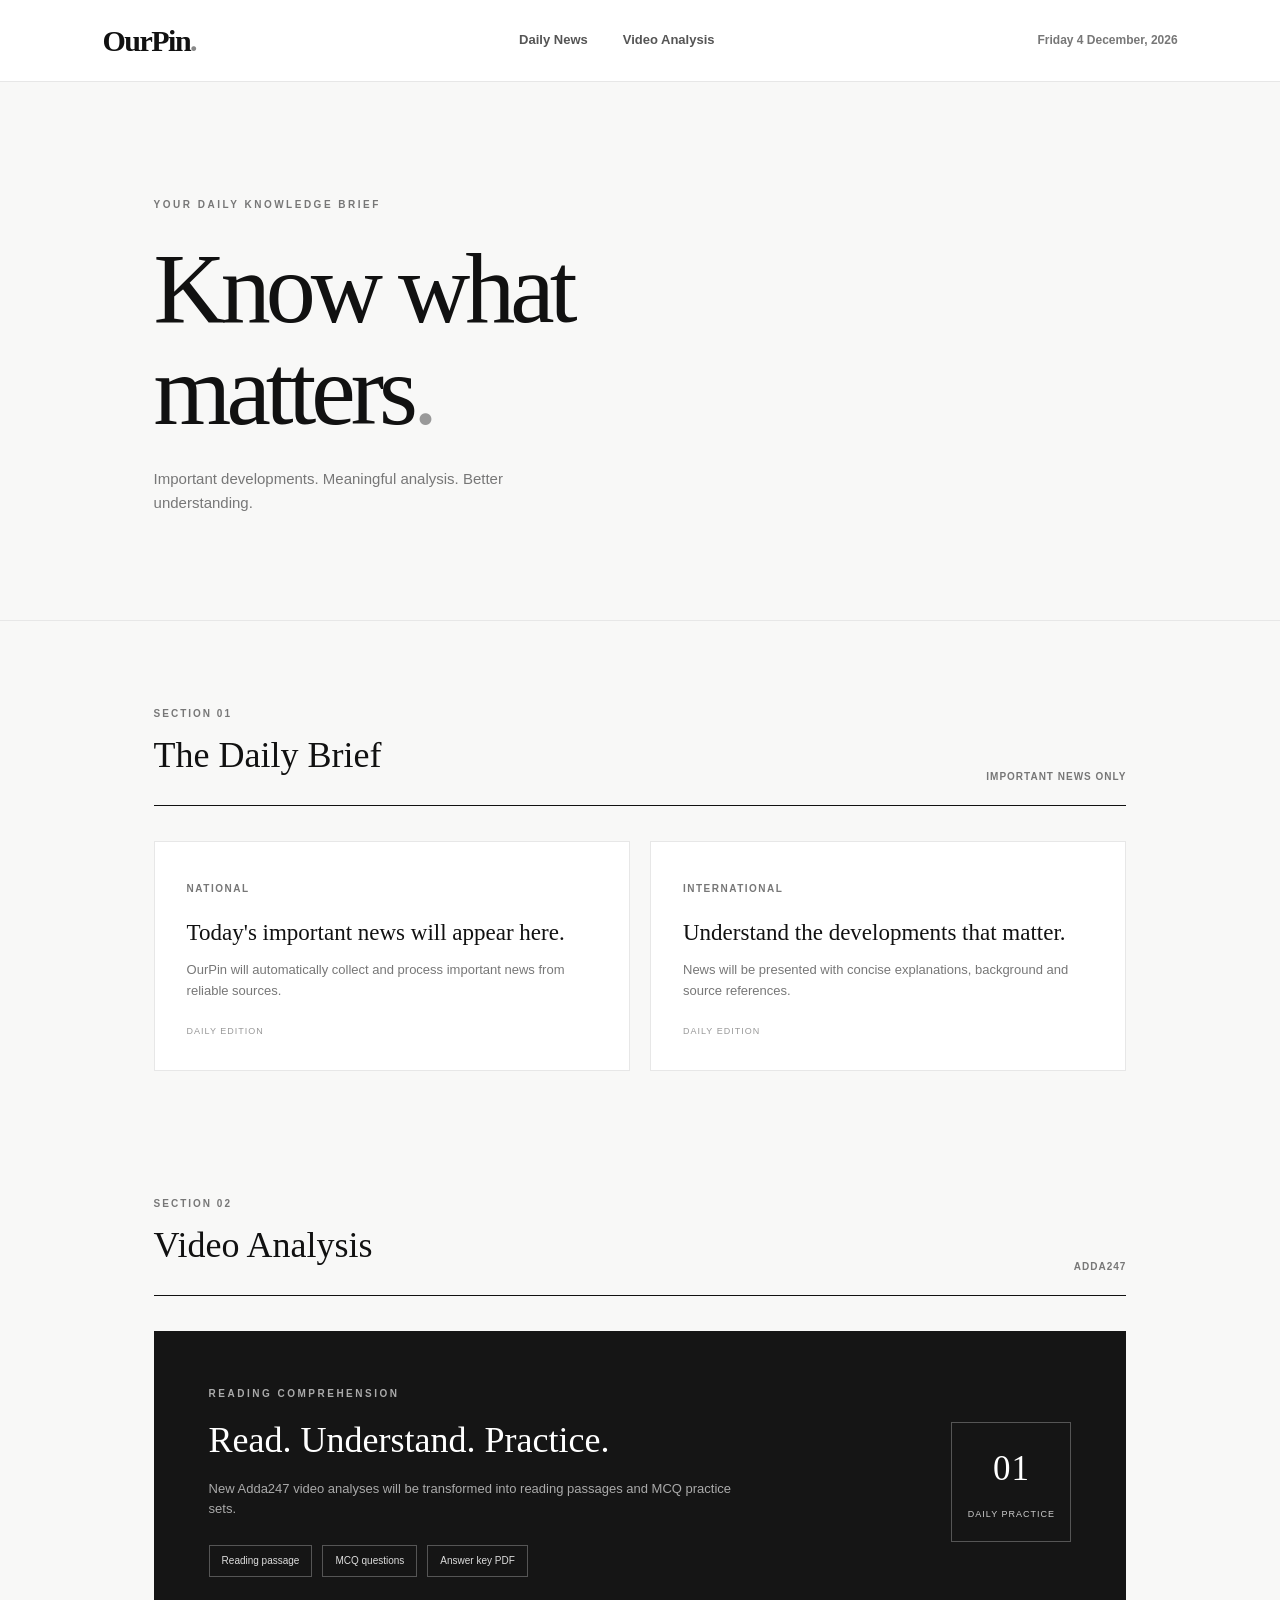
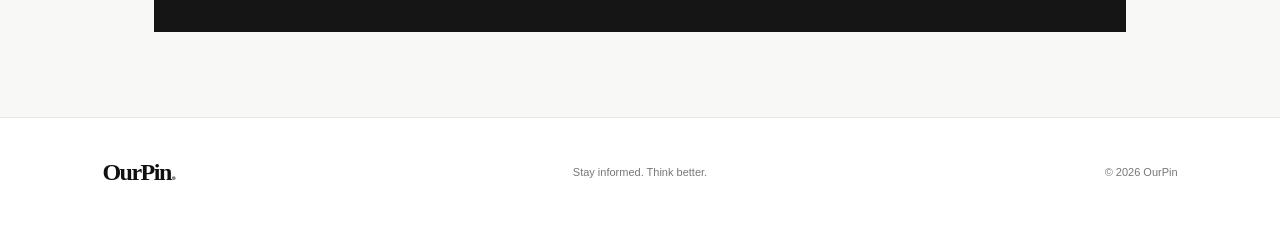
<file: index.html>
<!DOCTYPE html>
<html lang="en">
<head>
    <meta charset="UTF-8">
    <meta name="viewport" content="width=device-width, initial-scale=1.0">
    <meta name="description" content="OurPin - Your daily news and comprehension platform.">
    <title>OurPin — Your Daily Knowledge Brief</title>

    <link rel="stylesheet" href="assets/css/style.css">
</head>

<body>

    <header class="header">
        <a href="index.html" class="logo">OurPin<span>.</span></a>

        <nav class="navigation">
            <a href="news.html">Daily News</a>
            <a href="analysis.html">Video Analysis</a>
        </nav>

        <div class="header-date" id="current-date"></div>
    </header>

    <main>

        <section class="hero">
            <p class="eyebrow">YOUR DAILY KNOWLEDGE BRIEF</p>

            <h1>Know what<br>matters<span>.</span></h1>

            <p class="hero-description">
                Important developments. Meaningful analysis.
                Better understanding.
            </p>
        </section>

        <section class="news-section" id="news">

            <div class="section-heading">
                <div>
                    <p class="section-number">SECTION 01</p>
                    <h2>The Daily Brief</h2>
                </div>

                <span class="section-label">IMPORTANT NEWS ONLY</span>
            </div>

            <div class="news-container" id="news-container">

                <article class="news-card">
                    <span class="category">NATIONAL</span>
                    <h3>Today's important news will appear here.</h3>
                    <p>
                        OurPin will automatically collect and process
                        important news from reliable sources.
                    </p>
                    <span class="read-time">DAILY EDITION</span>
                </article>

                <article class="news-card">
                    <span class="category">INTERNATIONAL</span>
                    <h3>Understand the developments that matter.</h3>
                    <p>
                        News will be presented with concise explanations,
                        background and source references.
                    </p>
                    <span class="read-time">DAILY EDITION</span>
                </article>

            </div>

        </section>

        <section class="analysis-section" id="analysis">

            <div class="section-heading">
                <div>
                    <p class="section-number">SECTION 02</p>
                    <h2>Video Analysis</h2>
                </div>

                <span class="section-label">ADDA247</span>
            </div>

            <div class="analysis-card">

                <div class="analysis-content">
                    <p class="eyebrow">READING COMPREHENSION</p>

                    <h3>Read. Understand. Practice.</h3>

                    <p>
                        New Adda247 video analyses will be transformed
                        into reading passages and MCQ practice sets.
                    </p>

                    <div class="analysis-details">
                        <span>Reading passage</span>
                        <span>MCQ questions</span>
                        <span>Answer key PDF</span>
                    </div>
                </div>

                <div class="analysis-action">
                    <span class="book-icon">01</span>
                    <span>DAILY PRACTICE</span>
                </div>

            </div>

        </section>

    </main>

    <footer class="footer">
        <a href="index.html" class="logo">OurPin<span>.</span></a>
        <p>Stay informed. Think better.</p>
        <span>© 2026 OurPin</span>
    </footer>

    <script src="assets/js/app.js"></script>

</body>
</html>
</file>
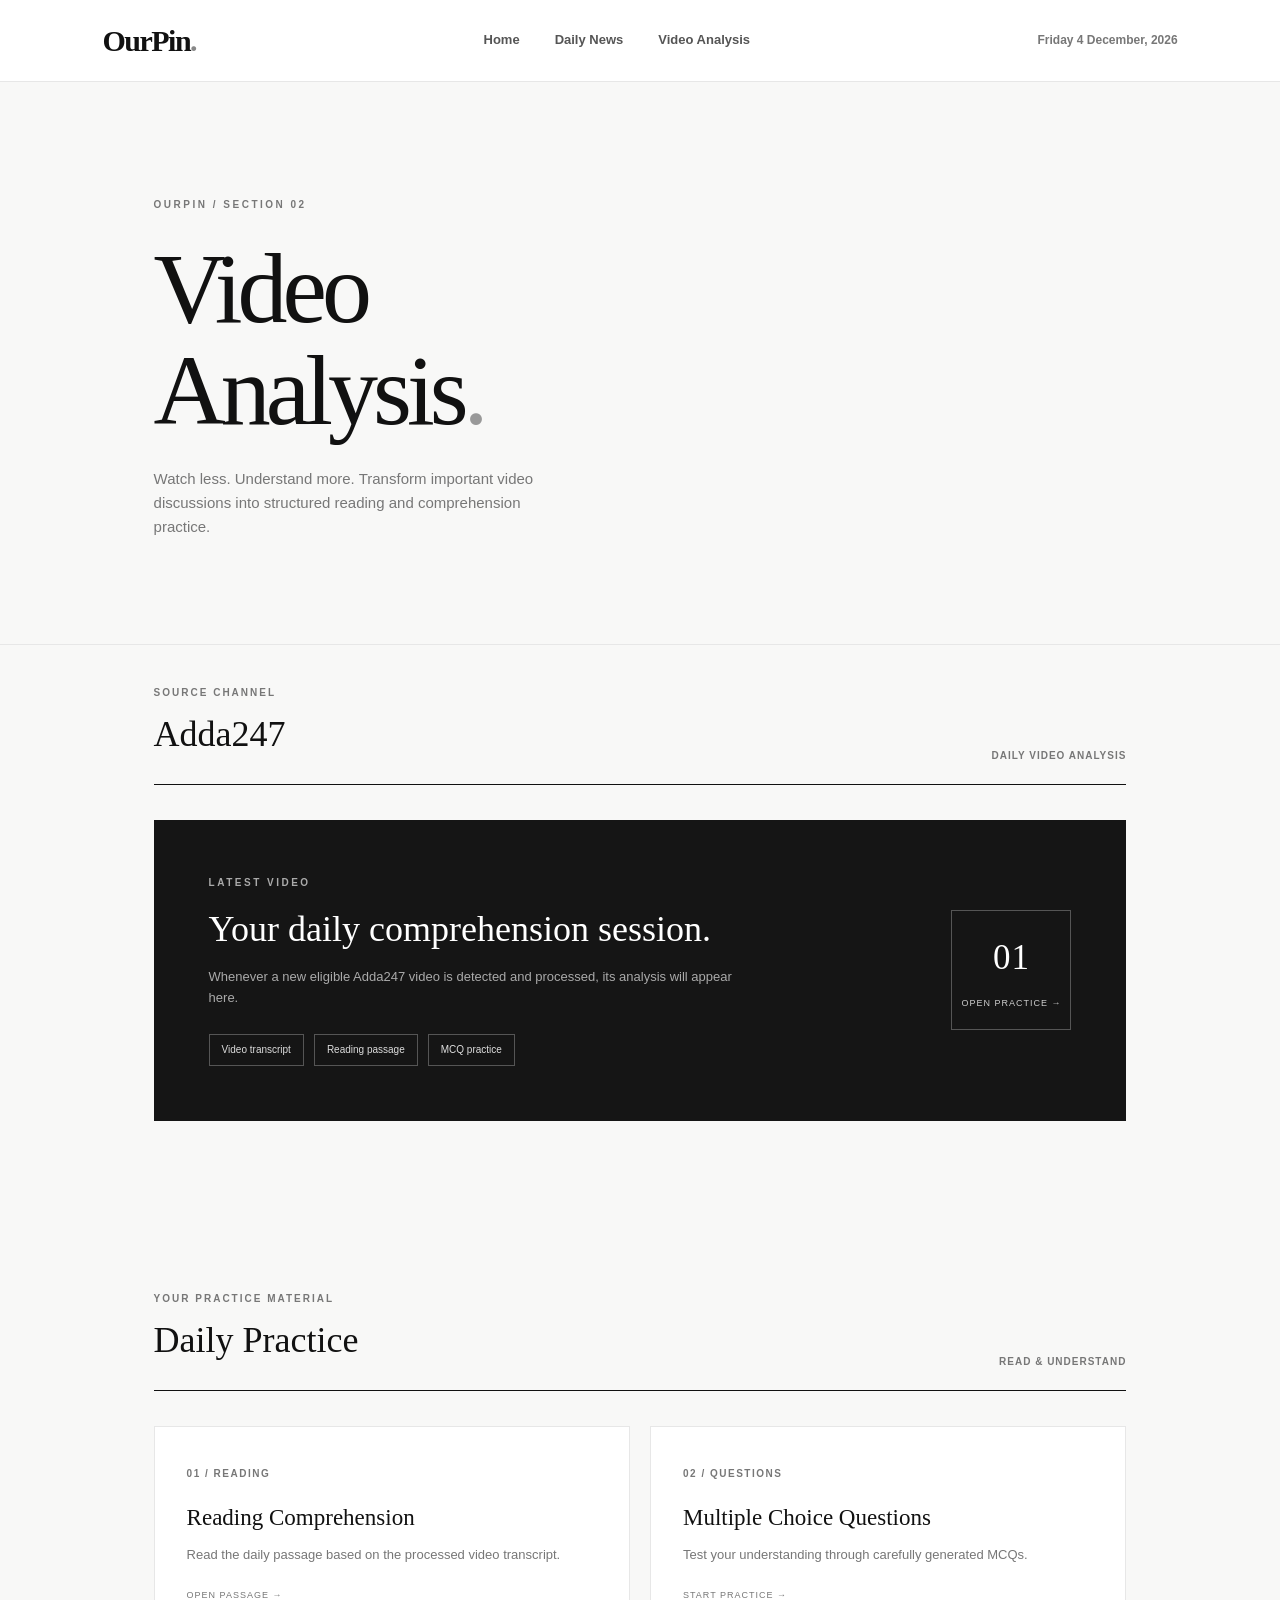
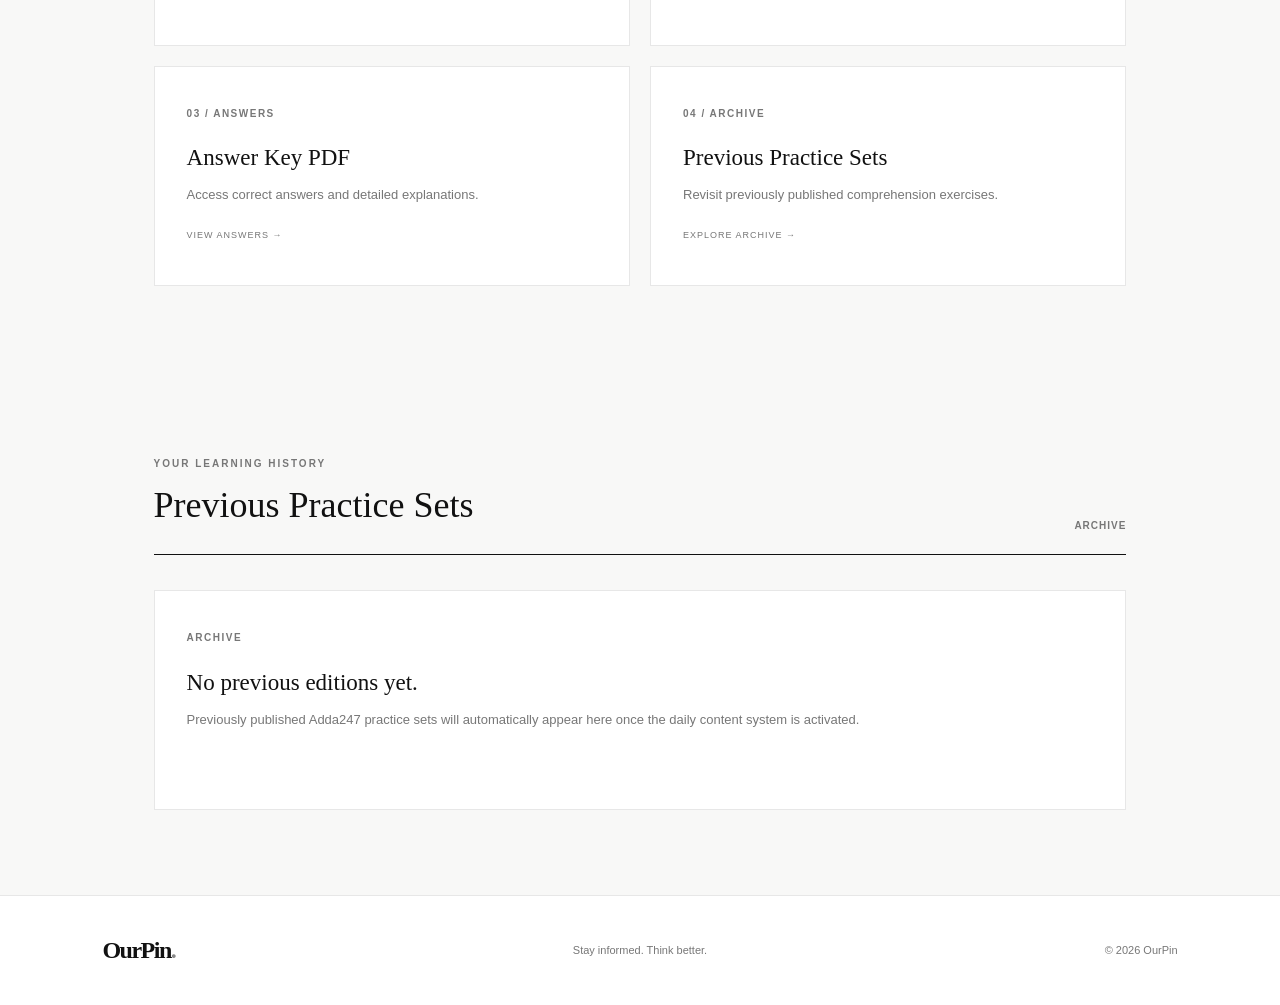
<file: analysis.html>
<!DOCTYPE html>
<html lang="en">
<head>
    <meta charset="UTF-8">
    <meta name="viewport" content="width=device-width, initial-scale=1.0">
    <meta name="description" content="Daily Adda247 video analysis and reading comprehension practice.">
    <title>Video Analysis — OurPin</title>
    <link rel="stylesheet" href="assets/css/style.css">
</head>

<body>

    <header class="header">
        <a href="index.html" class="logo">OurPin<span>.</span></a>

        <nav class="navigation">
            <a href="index.html">Home</a>
            <a href="news.html">Daily News</a>
            <a href="analysis.html">Video Analysis</a>
        </nav>

        <div class="header-date" id="current-date"></div>
    </header>

    <main>

        <section class="hero">
            <p class="eyebrow">OURPIN / SECTION 02</p>

            <h1>Video<br>Analysis<span>.</span></h1>

            <p class="hero-description">
                Watch less. Understand more.
                Transform important video discussions into
                structured reading and comprehension practice.
            </p>
        </section>

        <section class="analysis-section">

            <div class="section-heading">
                <div>
                    <p class="section-number">SOURCE CHANNEL</p>
                    <h2>Adda247</h2>
                </div>

                <span class="section-label">DAILY VIDEO ANALYSIS</span>
            </div>

            
<a class="analysis-card analysis-card-link"
   href="article.html?id=adda247#passage-section">

    <div class="analysis-content">
        <p class="eyebrow">LATEST VIDEO</p>

        <h3>Your daily comprehension session.</h3>

        <p>
            Whenever a new eligible Adda247 video
            is detected and processed, its analysis
            will appear here.
        </p>

        <div class="analysis-details">
            <span>Video transcript</span>
            <span>Reading passage</span>
            <span>MCQ practice</span>
        </div>
    </div>

    <div class="analysis-action">
        <span class="book-icon">01</span>
        <span>OPEN PRACTICE →</span>
    </div>

</a>

</section>
            
        <section class="news-section">

            <div class="section-heading">
                <div>
                    <p class="section-number">YOUR PRACTICE MATERIAL</p>
                    <h2>Daily Practice</h2>
                </div>

                <span class="section-label">READ & UNDERSTAND</span>
            </div>

            
<div class="news-container">

    <a class="news-card" href="article.html?id=adda247#passage-section">
        <span class="category">01 / READING</span>
        <h3>Reading Comprehension</h3>
        <p>Read the daily passage based on the processed video transcript.</p>
        <span class="read-time">OPEN PASSAGE →</span>
    </a>

    <a class="news-card" href="article.html?id=adda247#questions-section">
        <span class="category">02 / QUESTIONS</span>
        <h3>Multiple Choice Questions</h3>
        <p>Test your understanding through carefully generated MCQs.</p>
        <span class="read-time">START PRACTICE →</span>
    </a>

    <a class="news-card" href="answer-key.html?id=adda247">
        <span class="category">03 / ANSWERS</span>
        <h3>Answer Key PDF</h3>
        <p>Access correct answers and detailed explanations.</p>
        <span class="read-time">VIEW ANSWERS →</span>
    </a>

    <a class="news-card" href="#archive">
        <span class="category">04 / ARCHIVE</span>
        <h3>Previous Practice Sets</h3>
        <p>Revisit previously published comprehension exercises.</p>
        <span class="read-time">EXPLORE ARCHIVE →</span>
    </a>

</div>

</section>
        
<section class="news-section" id="archive">

    <div class="section-heading">
        <div>
            <p class="section-number">YOUR LEARNING HISTORY</p>
            <h2>Previous Practice Sets</h2>
        </div>

        <span class="section-label">ARCHIVE</span>
    </div>

    <article class="news-card">
        <span class="category">ARCHIVE</span>
        <h3>No previous editions yet.</h3>
        <p>
            Previously published Adda247 practice sets
            will automatically appear here once the
            daily content system is activated.
        </p>
    </article>

</section>

            
    </main>

    <footer class="footer">
        <a href="index.html" class="logo">OurPin<span>.</span></a>
        <p>Stay informed. Think better.</p>
        <span>© 2026 OurPin</span>
    </footer>

    <script src="assets/js/app.js"></script>

</body>
</html>
</file>
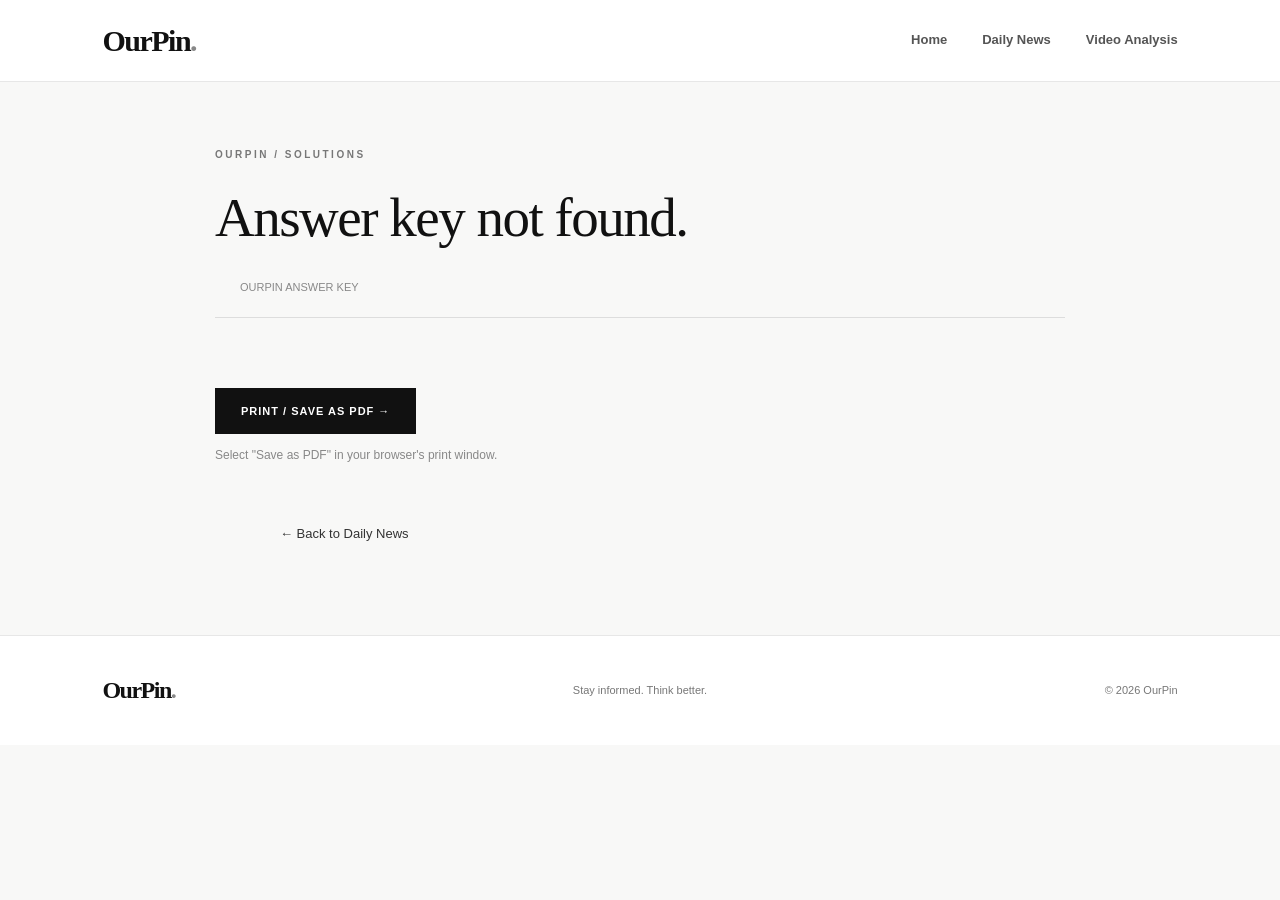
<file: answer-key.html>
<!DOCTYPE html>
<html lang="en">
<head>
    <meta charset="UTF-8">
    <meta name="viewport" content="width=device-width, initial-scale=1.0">
    <title>Answer Key — OurPin</title>
    <link rel="stylesheet" href="assets/css/style.css">
</head>
<body>

<header class="header">
    <a href="index.html" class="logo">OurPin<span>.</span></a>
    <nav class="navigation">
        <a href="index.html">Home</a>
        <a href="news.html">Daily News</a>
        <a href="analysis.html">Video Analysis</a>
    </nav>
</header>

<main class="answer-page">

    <p class="eyebrow">OURPIN / SOLUTIONS</p>

    <h1 id="key-title">Answer Key</h1>

    <p id="key-category" class="article-description"></p>

    <div class="article-meta">
        <span id="key-date"></span>
        <span>OURPIN ANSWER KEY</span>
    </div>

    <div class="answer-key-list" id="answer-key-list"></div>

    <button id="print-key" type="button">
        PRINT / SAVE AS PDF →
    </button>

    <p class="print-instruction">
        Select "Save as PDF" in your browser's print window.
    </p>

    <div class="article-back">
        <a href="news.html">← Back to Daily News</a>
    </div>

</main>

<footer class="footer">
    <a href="index.html" class="logo">OurPin<span>.</span></a>
    <p>Stay informed. Think better.</p>
    <span>© 2026 OurPin</span>
</footer>

<script src="assets/js/app.js"></script>

</body>
</html>
</file>
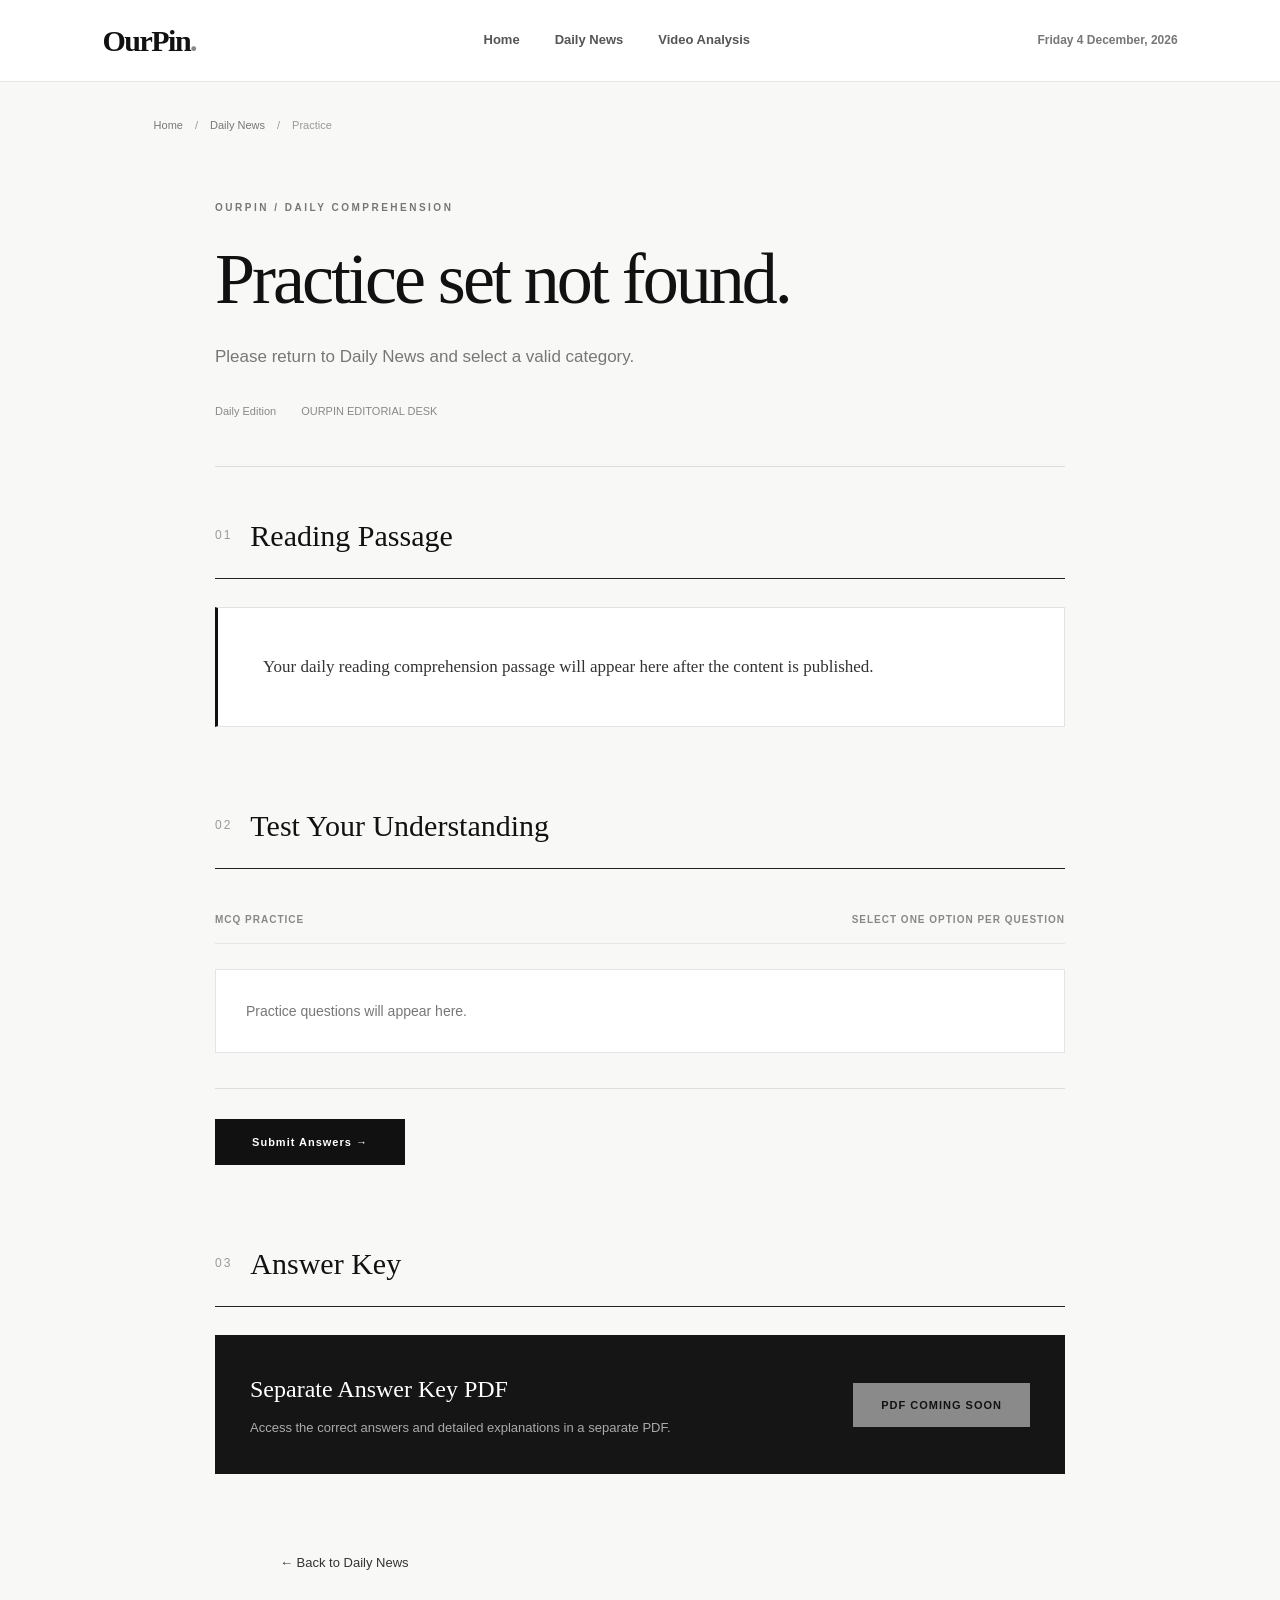
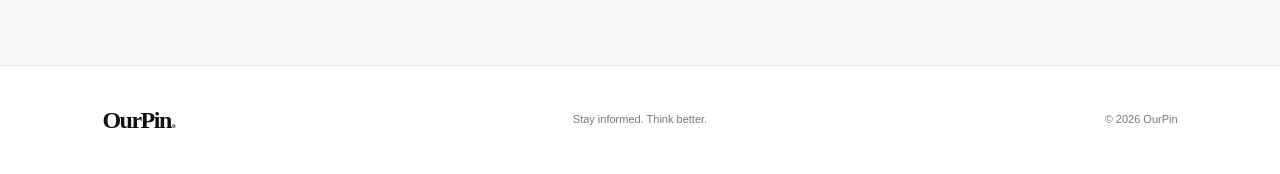
<file: article.html>
<!DOCTYPE html>
<html lang="en">
<head>
    <meta charset="UTF-8">
    <meta name="viewport" content="width=device-width, initial-scale=1.0">
    <meta name="description" content="Daily reading comprehension and MCQ practice on OurPin.">
    <title>Comprehension Practice — OurPin</title>
    <link rel="stylesheet" href="assets/css/style.css">
</head>

<body>

<header class="header">
    <a href="index.html" class="logo">OurPin<span>.</span></a>

    <nav class="navigation">
        <a href="index.html">Home</a>
        <a href="news.html">Daily News</a>
        <a href="analysis.html">Video Analysis</a>
    </nav>

    <div class="header-date" id="current-date"></div>
</header>

<main class="practice-page">

    <div class="article-breadcrumb">
        <a href="index.html">Home</a>
        <span>/</span>
        <a href="news.html">Daily News</a>
        <span>/</span>
        <span>Practice</span>
    </div>

    <section class="practice-header">

        <p class="eyebrow" id="practice-category">
            OURPIN / DAILY COMPREHENSION
        </p>

        <h1 id="article-title">
            Reading Comprehension<span>.</span>
        </h1>

        <p class="article-description" id="article-description">
            Read the passage carefully and answer the questions
            that follow.
        </p>

        <div class="article-meta">
            <span id="article-date">Daily Edition</span>
            <span id="article-source">OURPIN EDITORIAL DESK</span>
        </div>

    </section>

    <div class="practice-divider"></div>

    <!-- READING PASSAGE -->

    <section class="passage-section" id="passage-section">

        <div class="practice-section-heading">
            <span>01</span>
            <h2>Reading Passage</h2>
        </div>

        <div class="passage-content" id="passage-content">

            <p>
                Your daily reading comprehension passage will
                appear here after the content is published.
            </p>

        </div>

    </section>

    <!-- MCQ QUESTIONS -->

    <section class="questions-section" id="questions-section">

        <div class="practice-section-heading">
            <span>02</span>
            <h2>Test Your Understanding</h2>
        </div>

        <div class="question-information">
            <span id="question-count">MCQ PRACTICE</span>
            <span>SELECT ONE OPTION PER QUESTION</span>
        </div>

        <form id="quiz-form">

            <div id="question-list">

                <p class="empty-practice">
                    Practice questions will appear here.
                </p>

            </div>

            <div class="quiz-submit-area">

                <button type="submit" id="submit-quiz">
                    Submit Answers →
                </button>

                <p id="quiz-result" aria-live="polite"></p>

            </div>

        </form>

    </section>

    <!-- ANSWER KEY -->

    <section class="answer-section">

        <div class="practice-section-heading">
            <span>03</span>
            <h2>Answer Key</h2>
        </div>

        <div class="answer-card">

            <div>
                <h3>Separate Answer Key PDF</h3>

                <p>
                    Access the correct answers and detailed
                    explanations in a separate PDF.
                </p>
            </div>

            <button type="button" id="answer-key-button" disabled>
                PDF COMING SOON
            </button>

        </div>

    </section>

    <div class="article-back">
        <a href="news.html">← Back to Daily News</a>
    </div>

</main>

<footer class="footer">
    <a href="index.html" class="logo">OurPin<span>.</span></a>
    <p>Stay informed. Think better.</p>
    <span>© 2026 OurPin</span>
</footer>

<script src="assets/js/app.js"></script>

</body>
</html>
</file>
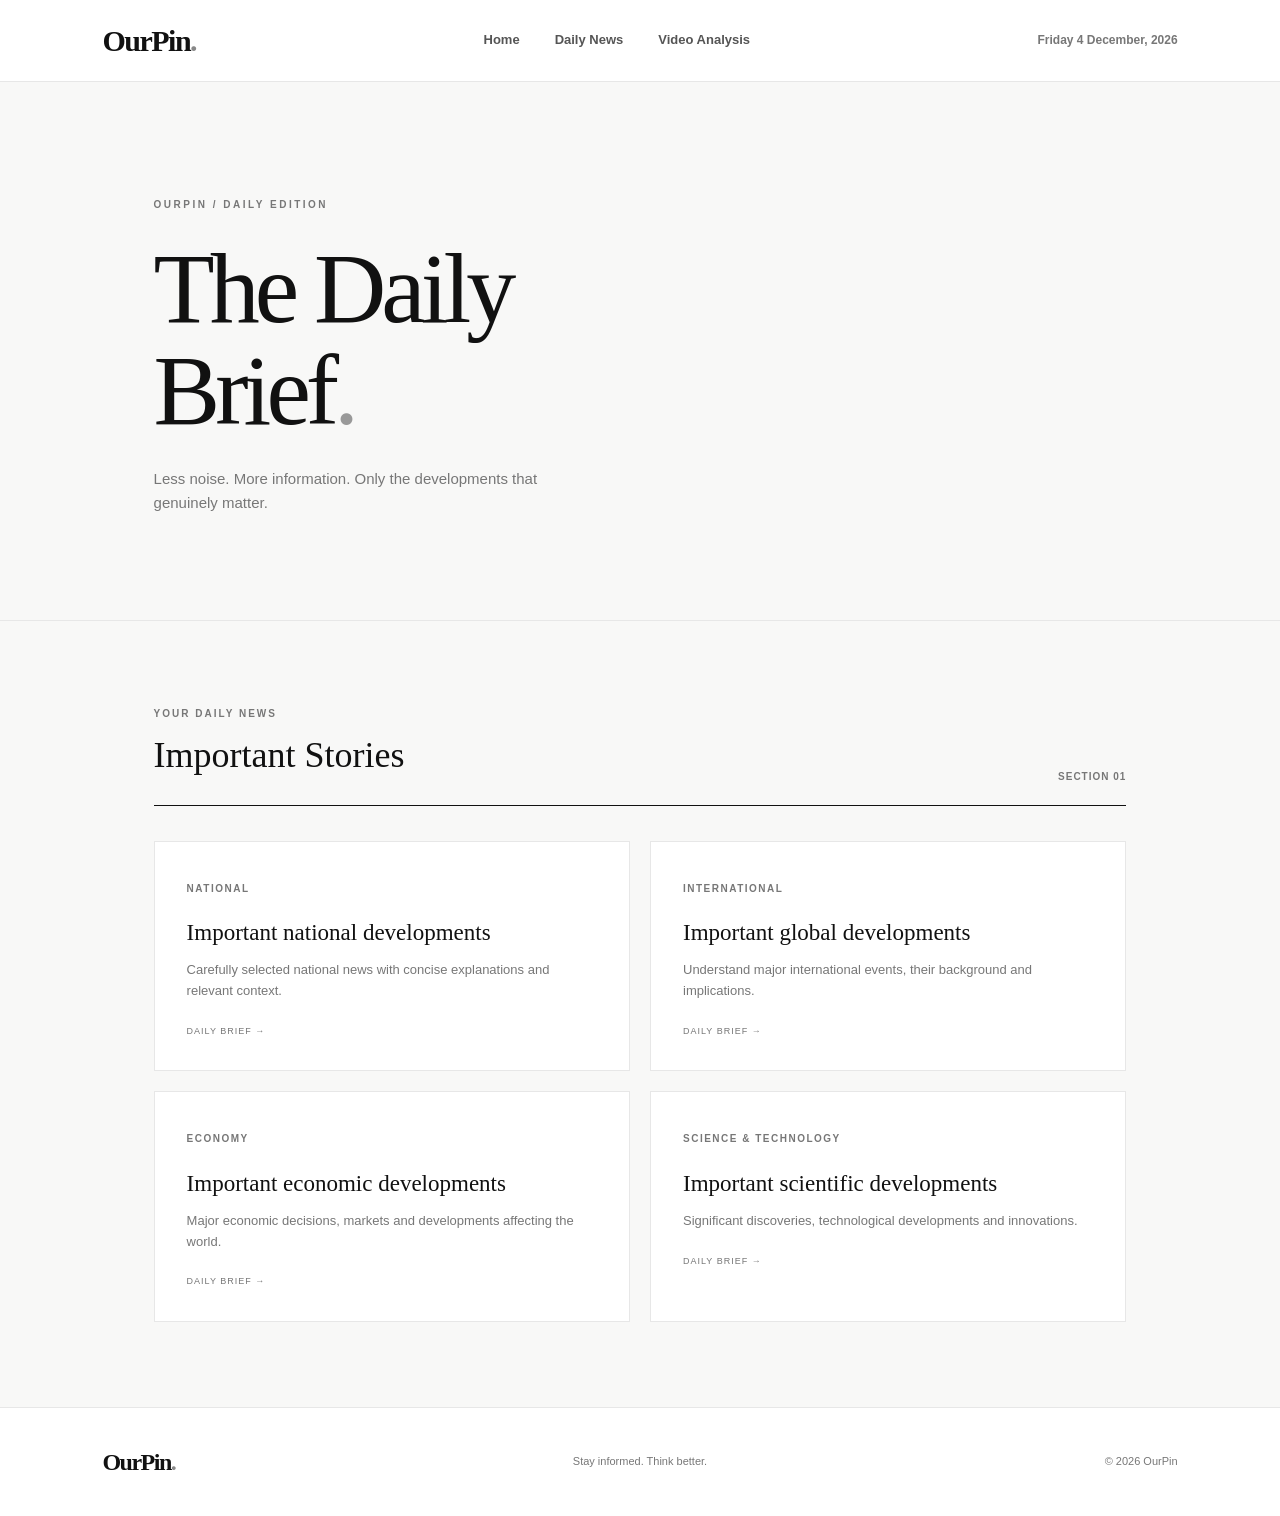
<file: news.html>
<!DOCTYPE html>
<html lang="en">
<head>
    <meta charset="UTF-8">
    <meta name="viewport" content="width=device-width, initial-scale=1.0">
    <title>Daily Brief — OurPin</title>
    <link rel="stylesheet" href="assets/css/style.css">
</head>
<body>

<header class="header">
    <a href="index.html" class="logo">OurPin<span>.</span></a>
    <nav class="navigation">
        <a href="index.html">Home</a>
        <a href="news.html">Daily News</a>
        <a href="analysis.html">Video Analysis</a>
    </nav>
    <div class="header-date" id="current-date"></div>
</header>

<main>

    <section class="hero">
        <p class="eyebrow">OURPIN / DAILY EDITION</p>
        <h1>The Daily<br>Brief<span>.</span></h1>
        <p class="hero-description">
            Less noise. More information.
            Only the developments that genuinely matter.
        </p>
    </section>

    <section class="news-section">

        <div class="section-heading">
            <div>
                <p class="section-number">YOUR DAILY NEWS</p>
                <h2>Important Stories</h2>
            </div>
            <span class="section-label">SECTION 01</span>
        </div>

        <div class="news-container">

            <a class="news-card" href="article.html?id=national">
                <span class="category">NATIONAL</span>
                <h3>Important national developments</h3>
                <p>Carefully selected national news with concise explanations and relevant context.</p>
                <span class="read-time">DAILY BRIEF →</span>
            </a>

            <a class="news-card" href="article.html?id=international">
                <span class="category">INTERNATIONAL</span>
                <h3>Important global developments</h3>
                <p>Understand major international events, their background and implications.</p>
                <span class="read-time">DAILY BRIEF →</span>
            </a>

            <a class="news-card" href="article.html?id=economy">
                <span class="category">ECONOMY</span>
                <h3>Important economic developments</h3>
                <p>Major economic decisions, markets and developments affecting the world.</p>
                <span class="read-time">DAILY BRIEF →</span>
            </a>

            <a class="news-card" href="article.html?id=science">
                <span class="category">SCIENCE & TECHNOLOGY</span>
                <h3>Important scientific developments</h3>
                <p>Significant discoveries, technological developments and innovations.</p>
                <span class="read-time">DAILY BRIEF →</span>
            </a>

        </div>
    </section>

</main>

<footer class="footer">
    <a href="index.html" class="logo">OurPin<span>.</span></a>
    <p>Stay informed. Think better.</p>
    <span>© 2026 OurPin</span>
</footer>

<script src="assets/js/app.js"></script>
</body>
</html>
</file>
<file: assets/css/style.css>
/* =================================
   OURPIN — MAIN DESIGN SYSTEM
================================= */

:root {
    --background: #f8f8f7;
    --surface: #ffffff;
    --black: #111111;
    --grey: #777777;
    --light-grey: #e7e7e7;
    --dark: #151515;
}

* {
    margin: 0;
    padding: 0;
    box-sizing: border-box;
}

html {
    scroll-behavior: smooth;
}

body {
    background: var(--background);
    color: var(--black);
    font-family: Arial, Helvetica, sans-serif;
    line-height: 1.6;
    -webkit-font-smoothing: antialiased;
}

/* HEADER */

.header {
    min-height: 82px;
    padding: 0 8%;
    display: flex;
    justify-content: space-between;
    align-items: center;
    border-bottom: 1px solid var(--light-grey);
    background: var(--surface);
}

.logo {
    font-family: Georgia, serif;
    font-size: 30px;
    font-weight: bold;
    letter-spacing: -1.5px;
    color: var(--black);
    text-decoration: none;
}

.logo span {
    color: #888888;
}

.navigation {
    display: flex;
    gap: 35px;
}

.navigation a {
    color: #555555;
    text-decoration: none;
    font-size: 13px;
    font-weight: 600;
    transition: color 0.2s ease;
}

.navigation a:hover {
    color: #000000;
}

.header-date {
    color: var(--grey);
    font-size: 12px;
    font-weight: 600;
}

/* HERO */

.hero {
    padding: 115px 12% 105px;
    border-bottom: 1px solid var(--light-grey);
}

.eyebrow {
    font-size: 10px;
    font-weight: 700;
    letter-spacing: 2.5px;
    color: var(--grey);
}

.hero h1 {
    font-family: Georgia, serif;
    font-size: clamp(55px, 8vw, 100px);
    line-height: 1.02;
    letter-spacing: -5px;
    font-weight: normal;
    margin: 25px 0;
}

.hero h1 span {
    color: #999999;
}

.hero-description {
    max-width: 400px;
    color: var(--grey);
    font-size: 15px;
}

/* MAIN SECTIONS */

.news-section,
.analysis-section {
    padding: 85px 12%;
}

.section-heading {
    display: flex;
    justify-content: space-between;
    align-items: end;
    gap: 20px;
    margin-bottom: 35px;
    padding-bottom: 20px;
    border-bottom: 1px solid var(--black);
}

.section-number {
    font-size: 10px;
    font-weight: bold;
    letter-spacing: 2px;
    color: var(--grey);
}

.section-heading h2 {
    font-family: Georgia, serif;
    font-size: 36px;
    font-weight: normal;
    margin-top: 5px;
}

.section-label {
    font-size: 10px;
    letter-spacing: 1px;
    color: var(--grey);
    font-weight: bold;
}

/* NEWS CARDS */

.news-container {
    display: grid;
    grid-template-columns: repeat(2, minmax(0, 1fr));
    gap: 20px;
}

.news-card {
    background: var(--surface);
    border: 1px solid var(--light-grey);
    padding: 32px;
    min-height: 220px;
    transition: border-color 0.2s ease;
}

.news-card:hover {
    border-color: #888888;
}

.category {
    font-size: 10px;
    font-weight: bold;
    letter-spacing: 1.5px;
    color: var(--grey);
}

.news-card h3 {
    font-family: Georgia, serif;
    font-size: 23px;
    font-weight: normal;
    line-height: 1.35;
    margin: 18px 0 12px;
}

.news-card p {
    font-size: 13px;
    color: var(--grey);
}

.read-time {
    display: block;
    margin-top: 22px;
    font-size: 9px;
    letter-spacing: 1px;
    color: #999999;
}

/* VIDEO ANALYSIS */

.analysis-section {
    padding-top: 40px;
}

.analysis-card {
    background: var(--dark);
    color: white;
    display: flex;
    justify-content: space-between;
    align-items: center;
    padding: 55px;
    gap: 30px;
}

.analysis-content {
    max-width: 550px;
}

.analysis-content .eyebrow {
    color: #aaaaaa;
}

.analysis-content h3 {
    font-family: Georgia, serif;
    font-size: 36px;
    font-weight: normal;
    line-height: 1.3;
    margin: 15px 0;
}

.analysis-content > p:not(.eyebrow) {
    font-size: 13px;
    color: #aaaaaa;
}

.analysis-details {
    display: flex;
    flex-wrap: wrap;
    gap: 10px;
    margin-top: 25px;
}

.analysis-details span {
    border: 1px solid #555555;
    padding: 7px 12px;
    font-size: 10px;
    color: #dddddd;
}

.analysis-action {
    min-width: 120px;
    min-height: 120px;
    border: 1px solid #555555;
    display: flex;
    flex-direction: column;
    justify-content: center;
    align-items: center;
    gap: 10px;
    color: #cccccc;
    font-size: 9px;
    letter-spacing: 1px;
}

.book-icon {
    font-family: Georgia, serif;
    font-size: 35px;
    color: white;
}

/* FOOTER */

.footer {
    border-top: 1px solid var(--light-grey);
    background: var(--surface);
    padding: 35px 8%;
    display: flex;
    justify-content: space-between;
    align-items: center;
    gap: 20px;
}

.footer .logo {
    font-size: 24px;
}

.footer p,
.footer > span {
    font-size: 11px;
    color: var(--grey);
}

/* MOBILE RESPONSIVENESS */

@media (max-width: 700px) {

    .header {
        padding: 18px 6%;
        flex-wrap: wrap;
        gap: 15px;
    }

    .logo {
        font-size: 26px;
    }

    .navigation {
        order: 3;
        width: 100%;
        gap: 25px;
    }

    .header-date {
        font-size: 10px;
    }

    .hero {
        padding: 85px 7%;
    }

    .hero h1 {
        font-size: 64px;
        letter-spacing: -3px;
    }

    .news-section,
    .analysis-section {
        padding: 60px 7%;
    }

    .section-heading h2 {
        font-size: 29px;
    }

    .section-label {
        font-size: 8px;
        text-align: right;
    }

    .news-container {
        grid-template-columns: 1fr;
    }

    .analysis-card {
        flex-direction: column;
        align-items: flex-start;
        padding: 32px 25px;
    }

    .analysis-action {
        width: 100%;
    }

    .footer {
        flex-direction: column;
        align-items: flex-start;
        padding: 30px 7%;
    }
}

/* REDUCED MOTION ACCESSIBILITY */

@media (prefers-reduced-motion: reduce) {
    *,
    *::before,
    *::after {
        scroll-behavior: auto !important;
        transition: none !important;
    }
}


/* =================================
   OURPIN — ARTICLE READING PAGE
================================= */

.article-page {
    padding: 35px 12% 90px;
}

.article-breadcrumb {
    display: flex;
    flex-wrap: wrap;
    gap: 12px;
    align-items: center;
    color: #999999;
    font-size: 11px;
    margin-bottom: 65px;
}

.article-breadcrumb a {
    color: #777777;
    text-decoration: none;
}

.article-breadcrumb a:hover {
    color: #111111;
}

.article-content {
    max-width: 850px;
    margin: 0 auto;
}

.article-header {
    max-width: 750px;
}

.article-header h1 {
    font-family: Georgia, serif;
    font-size: clamp(38px, 5vw, 65px);
    font-weight: normal;
    line-height: 1.15;
    letter-spacing: -2px;
    margin: 22px 0;
}

.article-description {
    font-size: 17px;
    color: #777777;
    line-height: 1.8;
    max-width: 650px;
}

.article-meta {
    display: flex;
    flex-wrap: wrap;
    gap: 25px;
    margin-top: 30px;
    color: #888888;
    font-size: 11px;
}

.article-divider {
    height: 1px;
    background: #dddddd;
    margin: 45px 0;
}

.article-body {
    max-width: 720px;
}

.article-body section {
    margin-bottom: 45px;
}

.article-body h2 {
    font-family: Georgia, serif;
    font-size: 28px;
    font-weight: normal;
    margin-bottom: 17px;
}

.article-body p,
.article-body li {
    font-size: 16px;
    line-height: 2;
    color: #444444;
}

.article-body ul {
    padding-left: 22px;
}

.article-body li {
    margin-bottom: 10px;
}

.article-sources {
    border-top: 1px solid #dddddd;
    padding-top: 30px;
}

.article-sources a {
    display: block;
    color: #555555;
    font-size: 13px;
    margin: 12px 0;
    text-decoration: underline;
    text-underline-offset: 4px;
}

.article-back {
    max-width: 720px;
    margin: 55px auto 0;
}

.article-back a {
    color: #333333;
    font-size: 13px;
    text-decoration: none;
}

.article-back a:hover {
    text-decoration: underline;
}

/* ARTICLE MOBILE DESIGN */

@media (max-width: 700px) {

    .article-page {
        padding: 25px 7% 65px;
    }

    .article-breadcrumb {
        margin-bottom: 45px;
    }

    .article-header h1 {
        font-size: 42px;
        letter-spacing: -1.5px;
    }

    .article-description {
        font-size: 15px;
    }

    .article-body h2 {
        font-size: 25px;
    }

    .article-body p,
    .article-body li {
        font-size: 15px;
        line-height: 1.9;
    }
}

/* CLICKABLE NEWS CARDS */

a.news-card {
    display: block;
    color: inherit;
    text-decoration: none;
    cursor: pointer;
}


/* OURPIN CLICKABLE NEWS CARDS */

a.news-card,
a.news-card:visited {
    display: block;
    color: #111111;
    text-decoration: none;
}

a.news-card h3 {
    color: #111111;
}

a.news-card p {
    color: #777777;
}

a.news-card .category,
a.news-card .read-time {
    color: #777777;
}

a.news-card:hover h3 {
    text-decoration: underline;
    text-underline-offset: 5px;
}


/* =================================
   OURPIN — COMPREHENSION INTERFACE
================================= */

.practice-page {
    padding: 35px 12% 90px;
}

.practice-header {
    max-width: 850px;
    margin: 65px auto 0;
}

.practice-header h1 {
    font-family: Georgia, serif;
    font-size: clamp(44px, 6vw, 72px);
    font-weight: normal;
    letter-spacing: -3px;
    line-height: 1.15;
    margin: 22px 0;
}

.practice-header h1 span {
    color: #999999;
}

.practice-divider {
    max-width: 850px;
    height: 1px;
    background: #dddddd;
    margin: 45px auto;
}

.passage-section,
.questions-section,
.answer-section {
    max-width: 850px;
    margin: 0 auto 75px;
}

.practice-section-heading {
    display: flex;
    align-items: center;
    gap: 18px;
    border-bottom: 1px solid #222222;
    padding-bottom: 18px;
    margin-bottom: 28px;
}

.practice-section-heading > span {
    font-size: 12px;
    color: #999999;
    letter-spacing: 2px;
}

.practice-section-heading h2 {
    font-family: Georgia, serif;
    font-weight: normal;
    font-size: 30px;
}

.passage-content {
    background: #ffffff;
    border: 1px solid #e5e5e5;
    padding: 40px;
}

.passage-content p {
    font-family: Georgia, serif;
    font-size: 17px;
    line-height: 2;
    color: #333333;
    margin-bottom: 20px;
}

.question-information {
    display: flex;
    justify-content: space-between;
    flex-wrap: wrap;
    gap: 12px;
    color: #888888;
    font-size: 10px;
    letter-spacing: 1px;
    margin-bottom: 25px;
}

.question-card {
    border: 1px solid #e5e5e5;
    background: #ffffff;
    padding: 28px;
    margin-bottom: 20px;
}

.question-card h3 {
    font-size: 16px;
    font-weight: 600;
    margin-bottom: 22px;
}

.option-label {
    display: flex;
    align-items: center;
    gap: 12px;
    border: 1px solid #eeeeee;
    padding: 13px 15px;
    margin: 10px 0;
    cursor: pointer;
    font-size: 14px;
    transition: background 0.2s ease;
}

.option-label:hover {
    background: #f4f4f4;
}

.option-label input {
    accent-color: #111111;
}

.quiz-submit-area {
    margin-top: 35px;
}

#submit-quiz,
#answer-key-button {
    border: 1px solid #111111;
    background: #111111;
    color: #ffffff;
    padding: 15px 27px;
    font-size: 11px;
    font-weight: bold;
    letter-spacing: 1px;
    cursor: pointer;
}

#submit-quiz:hover,
#answer-key-button:not(:disabled):hover {
    background: #ffffff;
    color: #111111;
}

#quiz-result {
    margin-top: 20px;
    font-size: 15px;
}

.answer-card {
    display: flex;
    justify-content: space-between;
    align-items: center;
    gap: 25px;
    background: #151515;
    color: #ffffff;
    padding: 35px;
}

.answer-card h3 {
    font-family: Georgia, serif;
    font-size: 24px;
    font-weight: normal;
}

.answer-card p {
    color: #aaaaaa;
    font-size: 13px;
    margin-top: 10px;
}

#answer-key-button {
    background: #ffffff;
    color: #111111;
    border-color: #ffffff;
    white-space: nowrap;
}

#answer-key-button:disabled {
    opacity: 0.5;
    cursor: not-allowed;
}

.empty-practice {
    padding: 30px;
    background: #ffffff;
    border: 1px solid #e5e5e5;
    color: #777777;
    font-size: 14px;
}

@media (max-width: 700px) {

    .practice-page {
        padding: 25px 7% 60px;
    }

    .practice-header {
        margin-top: 45px;
    }

    .practice-header h1 {
        font-size: 45px;
        letter-spacing: -2px;
    }

    .practice-section-heading h2 {
        font-size: 25px;
    }

    .passage-content {
        padding: 23px;
    }

    .passage-content p {
        font-size: 15px;
    }

    .question-card {
        padding: 20px;
    }

    .answer-card {
        flex-direction: column;
        align-items: flex-start;
        padding: 25px;
    }
}


/* =====================================
   OURPIN — ANSWER KEY DESIGN
===================================== */

.answer-page {
    max-width: 850px;
    margin: 65px auto;
    padding: 0 25px 80px;
}

.answer-page h1 {
    font-family: Georgia, serif;
    font-size: clamp(36px, 5vw, 55px);
    font-weight: normal;
    margin: 20px 0;
}

.answer-key-list {
    margin: 45px 0;
}

.answer-key-item {
    background: #ffffff;
    border: 1px solid #e5e5e5;
    padding: 28px;
    margin-bottom: 18px;
    break-inside: avoid;
}

.answer-key-item h3 {
    font-size: 16px;
    margin-bottom: 20px;
}

.answer-key-item p {
    font-size: 14px;
    line-height: 1.8;
    color: #555555;
    margin-top: 12px;
}

.answer-key-item p:nth-child(2) {
    color: #111111;
    font-weight: bold;
}

#print-key {
    background: #111111;
    color: #ffffff;
    border: 1px solid #111111;
    padding: 15px 25px;
    cursor: pointer;
    font-size: 11px;
    letter-spacing: 1px;
}

.print-instruction {
    font-size: 12px;
    color: #777777;
    margin-top: 12px;
}

/* PRINT / SAVE AS PDF */

@media print {

    body {
        background: white;
        color: black;
    }

    .header,
    .footer,
    .article-back,
    #print-key,
    .print-instruction {
        display: none !important;
    }

    .answer-page {
        max-width: 100%;
        margin: 0;
        padding: 0;
    }

    .answer-key-item {
        border: 1px solid #cccccc;
        background: white;
    }

    .answer-key-item p {
        color: black;
    }
}

@media (max-width: 700px) {

    .answer-page {
        margin: 40px auto;
        padding: 0 7% 60px;
    }

    .answer-key-item {
        padding: 20px;
    }
}


/* =====================================
   OURPIN — FINAL ANSWER KEY DESIGN
===================================== */

.answer-page {
    width: min(850px, calc(100% - 40px));
    margin: 65px auto 90px;
    padding: 0;
}

.answer-page #key-title {
    font-family: Georgia, serif;
    font-size: clamp(38px, 5vw, 55px);
    font-weight: normal;
    line-height: 1.2;
    letter-spacing: -1.5px;
    margin: 22px 0;
}

.answer-page #key-category {
    font-size: 15px;
    color: #777777;
    line-height: 1.7;
}

.answer-page .article-meta {
    margin: 28px 0 35px;
    padding-bottom: 20px;
    border-bottom: 1px solid #dddddd;
}

.answer-key-list {
    display: grid;
    gap: 18px;
    margin: 35px 0;
}

.answer-key-item {
    background: #ffffff;
    border: 1px solid #e3e3e3;
    border-left: 3px solid #111111;
    border-radius: 2px;
    padding: 28px 32px;
    break-inside: avoid;
}

.answer-key-item h3 {
    font-family: Georgia, serif;
    font-weight: normal;
    font-size: 20px;
    line-height: 1.5;
    margin-bottom: 20px;
}

.answer-key-item p {
    font-size: 14px;
    line-height: 1.9;
}

.answer-key-item p:nth-of-type(1) {
    background: #f1f1f1;
    border-left: 2px solid #111111;
    padding: 13px 16px;
    color: #111111;
    font-weight: 600;
}

.answer-key-item p:nth-of-type(2) {
    color: #666666;
    margin-top: 17px;
}

#print-key {
    background: #111111;
    color: #ffffff;
    border: 1px solid #111111;
    padding: 16px 25px;
    font-size: 11px;
    font-weight: bold;
    letter-spacing: 1px;
    cursor: pointer;
}

#print-key:hover {
    background: #ffffff;
    color: #111111;
}

.print-instruction {
    color: #888888;
    font-size: 12px;
    margin-top: 12px;
}

/* PRINT DOCUMENT */

@page {
    size: A4;
    margin: 18mm;
}

@media print {

    body {
        background: #ffffff !important;
        color: #111111 !important;
    }

    .header,
    .footer,
    .article-back,
    #print-key,
    .print-instruction {
        display: none !important;
    }

    .answer-page {
        width: 100%;
        margin: 0;
        padding: 0;
    }

    .answer-page #key-title {
        font-size: 32px;
    }

    .answer-key-list {
        display: block;
    }

    .answer-key-item {
        background: #ffffff;
        margin-bottom: 18px;
        border: 1px solid #cccccc;
        border-left: 3px solid #111111;
        break-inside: avoid;
        page-break-inside: avoid;
    }

    .answer-key-item p:nth-of-type(1) {
        background: #f1f1f1 !important;
        color: #111111 !important;
    }
}

@media (max-width: 700px) {

    .answer-page {
        width: 86%;
        margin: 45px auto 65px;
    }

    .answer-key-item {
        padding: 22px;
    }

    .answer-key-item h3 {
        font-size: 18px;
    }
}


/* =====================================
   OURPIN — PREMIUM PRACTICE EXPERIENCE
===================================== */

/* READING PASSAGE */

.passage-content {
    background: #ffffff;
    border: 1px solid #e3e3e3;
    border-left: 3px solid #111111;
    padding: 42px 45px;
}

.passage-content p {
    font-family: Georgia, serif;
    font-size: 17px;
    line-height: 2;
    color: #333333;
    text-align: justify;
    margin-bottom: 24px;
}

.passage-content p:last-child {
    margin-bottom: 0;
}

/* QUESTION CARDS */

.question-card {
    background: #ffffff;
    border: 1px solid #e3e3e3;
    padding: 32px;
    margin-bottom: 22px;
    transition: border-color 0.2s ease;
}

.question-card:hover {
    border-color: #999999;
}

.question-card h3 {
    font-size: 16px;
    line-height: 1.7;
    font-weight: 600;
    margin-bottom: 24px;
}

/* MCQ OPTIONS */

.option-label {
    display: flex;
    align-items: flex-start;
    gap: 14px;
    padding: 15px 18px;
    margin: 11px 0;
    background: #fafafa;
    border: 1px solid #e8e8e8;
    cursor: pointer;
    font-size: 14px;
    line-height: 1.6;
    transition: background 0.2s, border-color 0.2s;
}

.option-label:hover {
    background: #f0f0f0;
    border-color: #bbbbbb;
}

.option-label:has(input:checked) {
    background: #eeeeee;
    border-color: #111111;
}

.option-label input {
    margin-top: 4px;
    flex-shrink: 0;
}

/* QUESTION INFORMATION */

.question-information {
    padding: 15px 0;
    border-bottom: 1px solid #e5e5e5;
    margin-bottom: 25px;
    font-weight: 600;
}

/* SUBMISSION AREA */

.quiz-submit-area {
    border-top: 1px solid #dddddd;
    padding-top: 30px;
    margin-top: 35px;
}

#submit-quiz {
    min-width: 190px;
    padding: 16px 25px;
    background: #111111;
    color: #ffffff;
    border: 1px solid #111111;
    font-size: 11px;
    letter-spacing: 1px;
    font-weight: 700;
    cursor: pointer;
    transition: background 0.2s;
}

#submit-quiz:hover {
    background: #ffffff;
    color: #111111;
}

#quiz-result {
    font-size: 15px;
    line-height: 1.7;
    font-weight: 600;
}

/* RESPONSIVE PRACTICE LAYOUT */

@media (max-width: 700px) {

    .passage-content {
        padding: 25px;
    }

    .passage-content p {
        font-size: 15px;
        line-height: 1.9;
        text-align: left;
    }

    .question-card {
        padding: 21px;
    }

    .question-card h3 {
        font-size: 15px;
    }

    .option-label {
        padding: 13px;
        font-size: 13px;
    }
}


/* CLICKABLE ADDA247 PANEL */

.analysis-card-link {
    display: flex;
    text-decoration: none;
    color: #ffffff;
    cursor: pointer;
    transition: border-color 0.2s ease;
}

.analysis-card-link:hover {
    outline: 1px solid #888888;
}

.analysis-card-link:focus-visible,
a.news-card:focus-visible {
    outline: 2px solid #777777;
    outline-offset: 4px;
}
</file>
